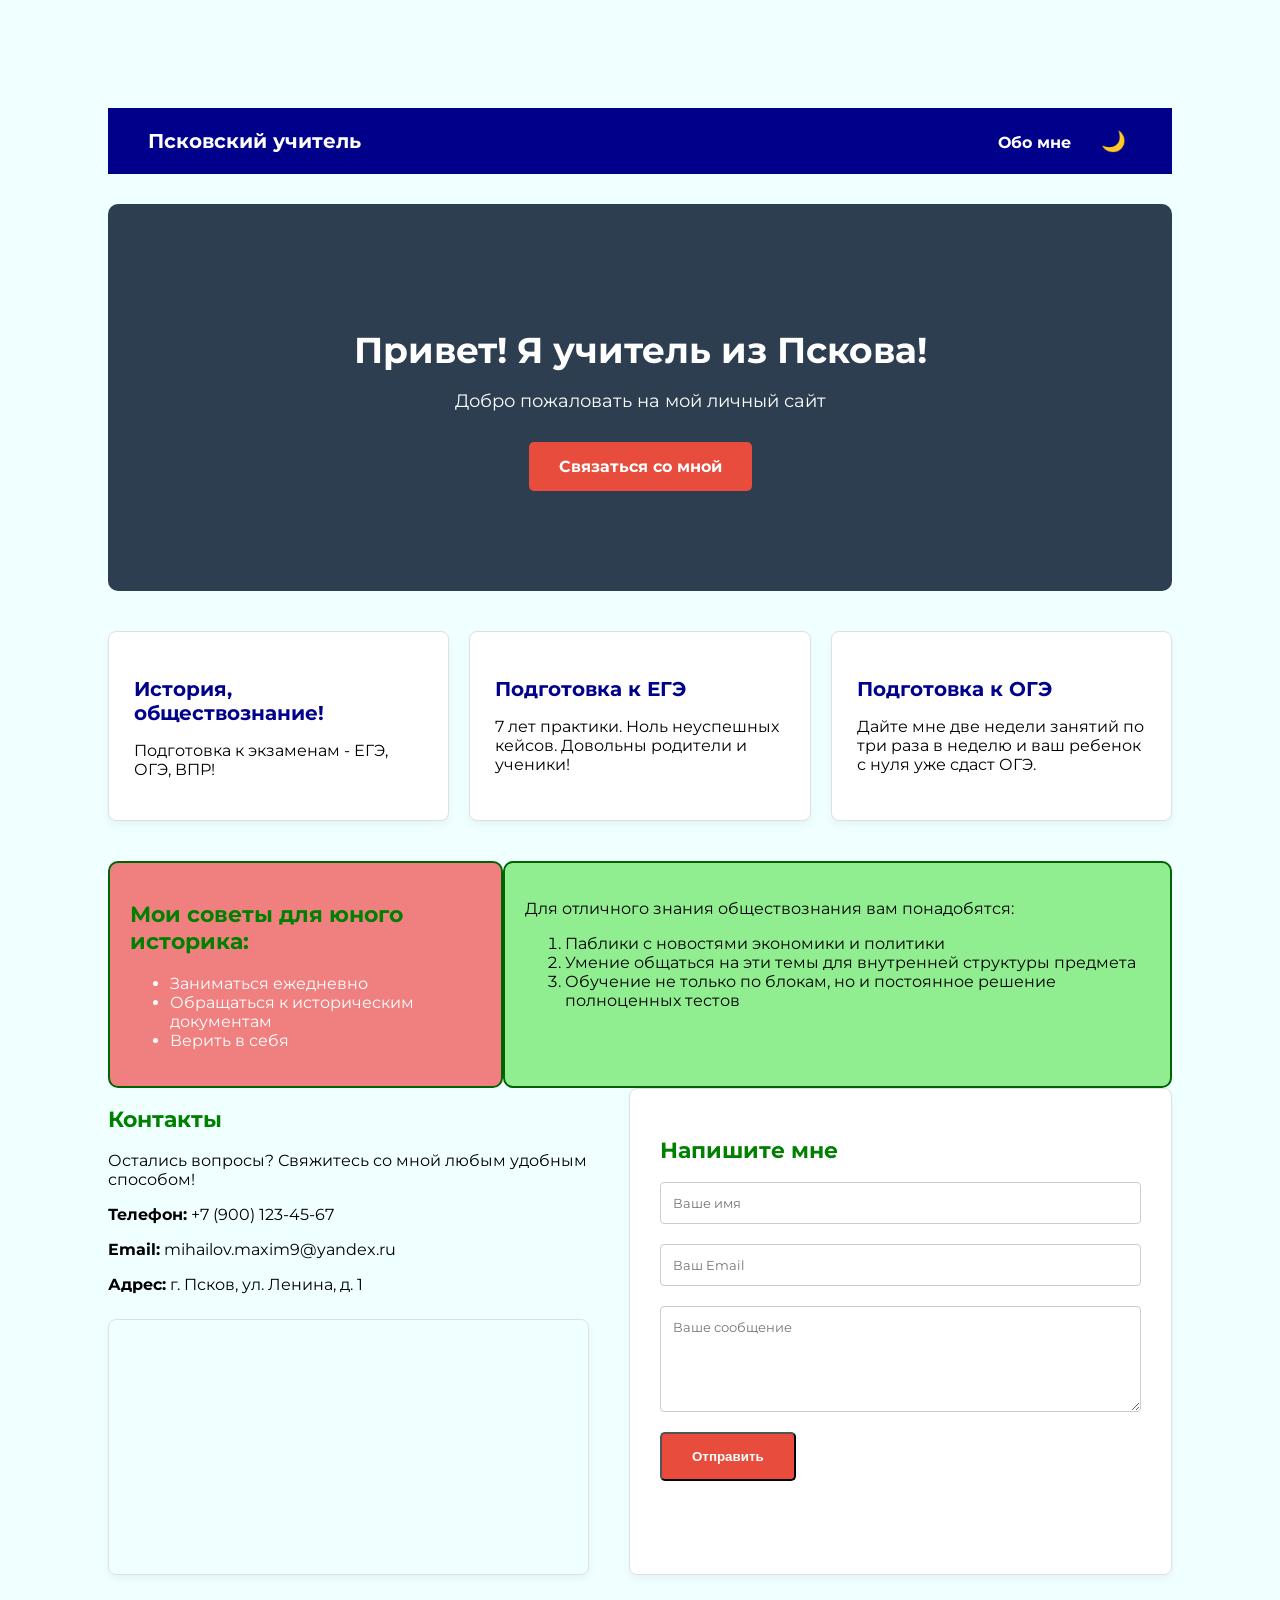
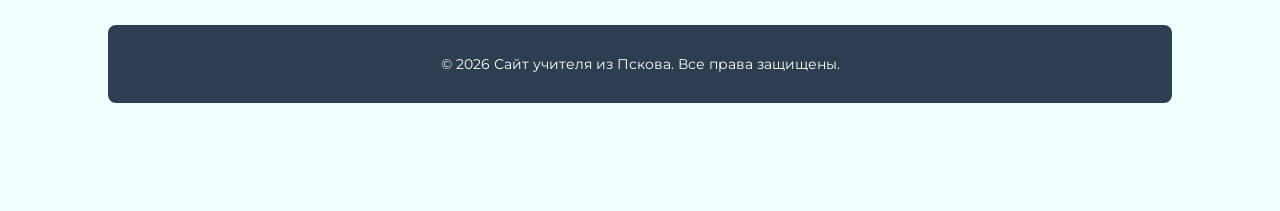
<file: index.html>
<!DOCTYPE html>
<html>
<head>
  <meta charset="utf-8"> 
  <title>Обо мне</title>
  <!-- Исправлено: ссылки в одну строку -->
  <link rel="preconnect" href="https://fonts.googleapis.com">
  <link rel="preconnect" href="https://fonts.gstatic.com" crossorigin>
  <link href="https://fonts.googleapis.com/css2?family=Montserrat:wght@400;700&display=swap" rel="stylesheet">
   <!-- Волшебный чит-код для иконки-эмодзи на вкладке -->
  <link rel="icon" href="data:image/svg+xml,<svg xmlns=%22http://www.w3.org/2000/svg%22 viewBox=%220 0 100 100%22><text y=%22.9em%22 font-size=%2290%22>📚</text></svg>">
  <link rel="stylesheet" href="style.css">
</head>
<body>

  <div class="header">
    <div class="logo">Псковский учитель</div>
    <!-- Кнопка бургера -->
    <button class="burger-menu" id="burger-btn">☰</button>
    
    <!-- Меню навигации (обязательно закрываем div) -->
    <div class="nav" id="nav-menu">
      <a href="https://vk.com/id51742726">Обо мне</a>
      <button id="theme-toggle-btn" class="theme-btn">🌙</button>
    </div>
  </div>

  <div class="hero">
    <h1>Привет! Я учитель из Пскова! </h1>
    <p>Добро пожаловать на мой личный сайт</p>
    <a href="https://vk.com/id51742726" class="btn" id="my-btn">Связаться со мной</a>
  </div>

  <div class="message-area" id="feedback-message"></div> 

  <!-- Блок услуг -->
  <div class="services">
    <div class="card">
      <h3>История, обществознание! </h3>
      <p>Подготовка к экзаменам - ЕГЭ, ОГЭ, ВПР!</p>
    </div>
    <div class="card">
      <h3>Подготовка к ЕГЭ</h3>
      <p>7 лет практики. Ноль неуспешных кейсов. Довольны родители и ученики!</p>
    </div>
    <div class="card">
      <h3>Подготовка к ОГЭ</h3>
      <p>Дайте мне две недели занятий по три раза в неделю и ваш ребенок с нуля уже сдаст ОГЭ.</p>
    </div>
  </div>

  <!-- Основной контент -->
  <div class="main">
    <div class="advices">
      <h2>Мои советы для юного историка:</h2>
      <ul>
        <li>Заниматься ежедневно</li>
        <li>Обращаться к историческим документам</li>
        <li>Верить в себя</li>
      </ul>
    </div> 

    <!-- Исправлено: класс в нижнем регистре -->
    <div class="society">
      <p>Для отличного знания обществознания вам понадобятся:</p>
      <ol>
        <li>Паблики с новостями экономики и политики</li>
        <li>Умение общаться на эти темы для внутренней структуры предмета</li>
        <li>Обучение не только по блокам, но и постоянное решение полноценных тестов</li>
      </ol>
    </div> 
  </div>

  <!-- Контакты -->
  <div class="contacts-section">
    <div class="contacts-info">
      <h2>Контакты</h2>
      <p>Остались вопросы? Свяжитесь со мной любым удобным способом!</p>
      <p><strong>Телефон:</strong> +7 (900) 123-45-67</p>
      <p><strong>Email:</strong> mihailov.maxim9@yandex.ru</p>
      <p><strong>Адрес:</strong> г. Псков, ул. Ленина, д. 1</p>

         <!-- Контейнер для карты -->
      <div class="map-container">
        <iframe src="https://yandex.ru/map-widget/v1/?um=constructor%3A3cc276d498bc526553835f8fc03ea408c4e438914c6225cf3aa0e4f4fb985a66&amp;source=constructor" width="100%" height="250" frameborder="0"></iframe>
      </div>
    </div>

    <div class="contacts-form">
      <h2>Напишите мне</h2>
      
      <!-- ИСПРАВЛЕНО: data-netlify="true" вместо просто netlify -->
     <form action="https://api.web3forms.com/submit" method="POST">
        <!-- СЮДА ВСТАВЬ СВОЙ КЛЮЧ ИЗ ПИСЬМА ВМЕСТО СЛОВ "ТВОЙ_КЛЮЧ_ИЗ_ПИСЬМА" -->
        <input type="hidden" name="access_key"
         value="4eaf84c6-55e8-491a-be3e-14229f576263">
        
        <input type="text" name="name" placeholder="Ваше имя" required />
        <input type="email" name="email" placeholder="Ваш Email" required />
        <textarea name="message" placeholder="Ваше сообщение" rows="5" required></textarea>
        <button type="submit" class="btn">Отправить</button>
      </form>
    </div>
  </div>

  <div class="footer">
    <p>© 2026 Сайт учителя из Пскова. Все права защищены.</p>
  </div>

  <script src="script.js"></script> 
</body>
</html>
</file>
<file: style.css>
h1 {
	color:darkblue;
	font-size: 30px;
	margin-bottom:40px;
}

h2 {
	color: green;
	font-size: 22px;
}

body {
	background-color: Azure;
	font-family: 'Montserrat', sans-serif; /*Montserrat в одинарных кавычках, потому что это название конкретного шрифта*/
	padding: 100px;
}


.main { /*тут точка это обращение html к div="main"*/
	display: flex;
	justify-content: space-between;
}

.advices {
	background-color: lightcoral;
	color: white;
	padding: 20px;
	border: 2px solid darkgreen;
	border-radius: 10px;
}

.society {
	background-color: lightgreen;
	padding: 20px;
	border: 2px solid darkgreen; /*Рамка: два пикселя толщиной, сплошная(тк solid- стиль сплошная, ещё есть
dashed(пунктир), dotted(точки) double(двойная линия), серая*/
	border-radius: 10px; /*тут мы закругляем углы*/
}

.header {
  display: flex;
  justify-content: space-between;
  align-items: center;
  background-color: darkblue;
  padding: 20px 40px; /* ИСПРАВЛЕНО */
  margin-bottom: 30px;
}


/* Кнопка-бургер по умолчанию на компьютерах скрыта */
.burger-menu {
  display: none;
  background: none;
  border: none;
  color: white;
  font-size: 28px;
  cursor: pointer;
}

.logo {
color: white;
font-weight: bold;
font-size: 20px;
}

.nav a {
color: white;
text-decoration: none;
margin-left: 20px;
font-weight: bold;
}

.hero {
background-color: #2c3e50;
color: white;
text-align: center; 
padding: 100px 20px;
border-radius: 10px; 
margin-bottom: 40px;
}

.hero h1 {
color: white; 
font-size: 36px;
 margin-bottom: 10px;
}

.hero p {
font-size: 18px;
margin-bottom: 30px;
}

.btn {
  display: inline-block;
  background-color: #e74c3c;
  color: white;
  text-decoration: none;
  padding: 15px 30px; /* ИСПРАВЛЕНО */
  font-weight: bold;
  border-radius: 5px;
}
.services {
	display: flex;
	justify-content: space-between;
	gap: 20px;
	margin-bottom: 40px;
}
.card {
	 background-color: white; 
	 border: 1px solid #e0e0e0; /* Делаем очень тонкую, 
	 еле заметную серую рамочку */
	 padding: 25px;  /* Добавляем "воздух" внутрь карточки, 
	 чтобы текст не лип к ее краям */
	 border-radius: 8px;  
	  box-shadow: 0 4px 10px rgba(0, 0, 0, 0.05); /*сделали тень*/
	   flex: 1;   /* заставляет все 3 карточки быть
	    строго ОДИНАКОВОЙ ширины */
}

/* Красим заголовки внутри карточек */
.card h3 {
  color: darkblue;
  margin-bottom: 15px; /* Делаем отступ под заголовком */
  font-size: 20px;
}

/* 1. Выстраиваем контакты и форму в ряд */
.contacts-section {
  display: flex;
  justify-content: space-between;
  gap: 40px;                 /* Делаем зазор между колонками
   побольше — 40px */
  margin-bottom: 50px;
}

/* 2. Делаем так, чтобы левая и правая колонки были 
одинаковой ширины */
.contacts-info, .contacts-form {
  flex: 1; /*ЭТО ОЧЕНЬ ВАЖНО - ДЕЛАЕТ ОДИНАКОВЫМИ ЭЛЕМЕНТЫ!*/
}

/* 3. Красим и оформляем форму (правую колонку) */
.contacts-form {
  background-color: white;   /* Белый фон для формы */
  padding: 30px;             /* Внутренние отступы, чтобы поля
   не липли к краям */
  border: 1px solid #e0e0e0; /* ТОНКАЯ СЕРАЯ РАМКА! КРАСИВО,
   как у карточек */
  border-radius: 8px;        /* Закругляем уголки рамки */
  box-shadow: 0 4px 10px rgba(0, 0, 0, 0.05); /* Легкая тень */
}

/* 4. Настраиваем поля ввода (input и textarea) внутри формы */
.contacts-form input, .contacts-form textarea {
       display: block;       /* Делаем поля блочными,
   чтобы они красиво стояли друг под другом */
  width: 100%;               /* Растягиваем поля на всю ширину
   нашей формы */
  padding: 12px;             /* Делаем поля пухлыми 
  и удобными для ввода текста */
  margin-bottom: 20px;       /* Делаем отступ снизу
   после каждого поля */
  border: 1px solid #ccc;    /* Симпатичная тонкая рамка 
  вокруг полей */
  border-radius: 4px;        /* Чуть-чуть закругляем
   уголки полей */
  font-family: 'Montserrat', sans-serif; /* Наш красивый
   шрифт Montserrat теперь и в полях ввода! */
  box-sizing: border-box;    /* Важное техническое свойство:
   заставляет рамку не вылезать за пределы формы */
}

/* 5. Делаем так, чтобы при клике на поле его рамка 
красиво подсвечивалась */
.contacts-form input:focus, .contacts-form textarea:focus {
  border-color: darkblue;    /* Рамка становится темно-синей */
  outline: none;             /* Убираем 
  стандартную некрасивую черную обводку браузера */
}


/* НАСТРАИВАЕМ ДИЗАЙН ПОДВАЛА  */
.footer {
  background-color: #2c3e50; /* Такой же темно-серый цвет,
   как у баннера Hero */
  color: white;              /* Белый цвет текста */
  text-align: center;        /* Выравниваем текст строго по
   центру */
  padding: 30px 20px;        /* Внутренние отступы:
   30px сверху/снизу, 20px слева/справа */
  margin-top: 50px;          /* Отодвигаем подвал от блока 
  контактов, чтобы был "воздух" */
  border-radius: 8px;        /* Немного закруглим углы, чтобы
   подвал сочетался с другими блоками */
}

/* Настраиваем абзац внутри подвала */
.footer p {
  font-size: 14px;           /* Делаем шрифт чуть поменьше 
  (для подвала это стандарт) */
  margin: 0;                 /* Убираем стандартные отступы
   браузера вокруг текста */
}


/* ЕСЛИ ШИРИНА ЭКРАНА 768 ПИКСЕЛЕЙ ИЛИ МЕНЬШЕ */
@media (max-width: 768px) {
  
  /* 1. Уменьшаем гигантские отступы на самом теле сайта,
   чтобы на телефоне оставалось место для текста */
  body {
    padding: 20px;
  }

  /* 2. Перестраиваем карточки услуг в вертикальный столбик */
  .services {
    flex-direction: column; /* Магическая команда! Меняет ряд (row) на столбик (column) */
  }

  /* 3. Перестраиваем советы и обществознание в вертикальный столбик */
  .main {
    flex-direction: column;
    gap: 20px;
  }

  /* 4. Перестраиваем контакты и форму в вертикальный столбик */
  .contacts-section {
    flex-direction: column;
    gap: 30px;
  }
    /* Показываем кнопку-бургер на мобилках */
  .burger-menu {
    display: block;
  }

  /* Скрываем само меню навигации на телефонах по умолчанию */
  .nav {
    display: none; 
    flex-direction: column;
    width: 100%;
    gap: 15px;
    margin-top: 15px;
  }

  /* А это правило сработает, когда JS добавит класс 
  .active к нашему меню */
  .nav.active {
    display: flex; /* Показываем меню! */
  }
}

/* Стили для области сообщения */
#feedback-message { /* Решетка #, потому что мы обращаемся к ID! */
  text-align: center;
  margin-top: 20px;
  font-weight: bold;
  color: green; /* Пусть сообщение будет зеленым! */
}

/* Делаем кнопку неактивной (серой) */
.btn.disabled {
  background-color: grey; /* Фон становится серым */
  cursor: not-allowed;    /* Курсор мыши превращается в запрещающий знак */
  opacity: 0.7;           /* Делаем кнопку чуть прозрачной */
}

/* 1. Стилизуем саму кнопку-луну, чтобы она была аккуратной */
.theme-btn {
  background: none;             /* Убираем стандартный серый фон кнопки */
  border: none;                 /* Убираем рамку */
  font-size: 20px;              /* Делаем смайлик покрупнее */
  cursor: pointer;              /* Делаем курсор-указатель
   при наведении */
  margin-left: 20px;            /* Отступаем от ссылки "Обо мне" */
  transition: transform 0.2s;   /* Эффект для плавной анимации */
}

.theme-btn:hover {
  transform: scale(1.2);        /* При наведении луна 
  будет слегка увеличиваться */
}

/* 2. ГОТОВИМ ТЕМНЫЙ НАРЯД ДЛЯ САЙТА */
/* Эти правила сработают ТОЛЬКО тогда,
 когда у body появится класс .dark-theme */

/* Темный фон для всего сайта */
body.dark-theme {
  background-color: #121212;    /* Глубокий темный фон */
  color: #e0e0e0;               /* Светло-серый текст
   вместо черного */
}

/* Перекрашиваем заголовки в темной теме */
body.dark-theme h1, 
body.dark-theme h2 {
  color: white;                 /* Сделаем заголовки h1 и h2 чисто белыми */
}

/* Темные карточки услуг */
body.dark-theme .card {
  background-color: #1e1e1e;    /* Темно-серый фон карточки */
  border-color: #333;           /* Темная граница */
  color: #e0e0e0;               /* Светлый текст внутри */
}

/* Темные заголовки h3 внутри карточек */
body.dark-theme .card h3 {
  color: #e74c3c;               /* Сделаем их сочно-красными, под цвет кнопки */
}

/* Темная форма контактов */
body.dark-theme .contacts-form {
  background-color: #1e1e1e;
  border-color: #333;
}

/* Темные поля ввода */
body.dark-theme .contacts-form input,
body.dark-theme .contacts-form textarea {
  background-color: #2d2d2d;
  border-color: #444;
  color: white;                 /* Текст, который вводит пользователь, будет белым */
}

/* Делаем блок советов по истории темным в ночной теме */
body.dark-theme .advices {
  background-color: #2d1f1f;   /* Приглушенный темно-красный цвет */
  border-color: #e74c3c;       /* Сочно-красная рамка */
  color: #e0e0e0;              /* Светло-серый текст */
}

/* Делаем блок обществознания темным в ночной теме */
body.dark-theme .society {
  background-color: #1f2d24;   /* Приглушенный темно-зеленый цвет */
  border-color: #2ecc71;       /* Сочно-зеленая рамка */
  color: #e0e0e0;              /* Светло-серый текст */
}

/* Настраиваем контейнер для карты */
.map-container {
  margin-top: 25px;          /* Отступаем сверху от текста адреса, 
  чтобы был "воздух" */
  border-radius: 8px;        /* Закругляем углы нашей коробки */
  overflow: hidden;          /* ВАЖНО: обрезаем острые углы карты, 
  которые вылезают наружу! */
  border: 1px solid #e0e0e0; /* Делаем тонкую серую рамочку,
   как у карточек */
  box-shadow: 0 4px 10px rgba(0, 0, 0, 0.05); /* Добавляем легкую красивую 
  тень */
}

/* Делаем так, чтобы в темной теме рамка у карты тоже становилась темной */
body.dark-theme .map-container {
  border-color: #333;
}
</file>
